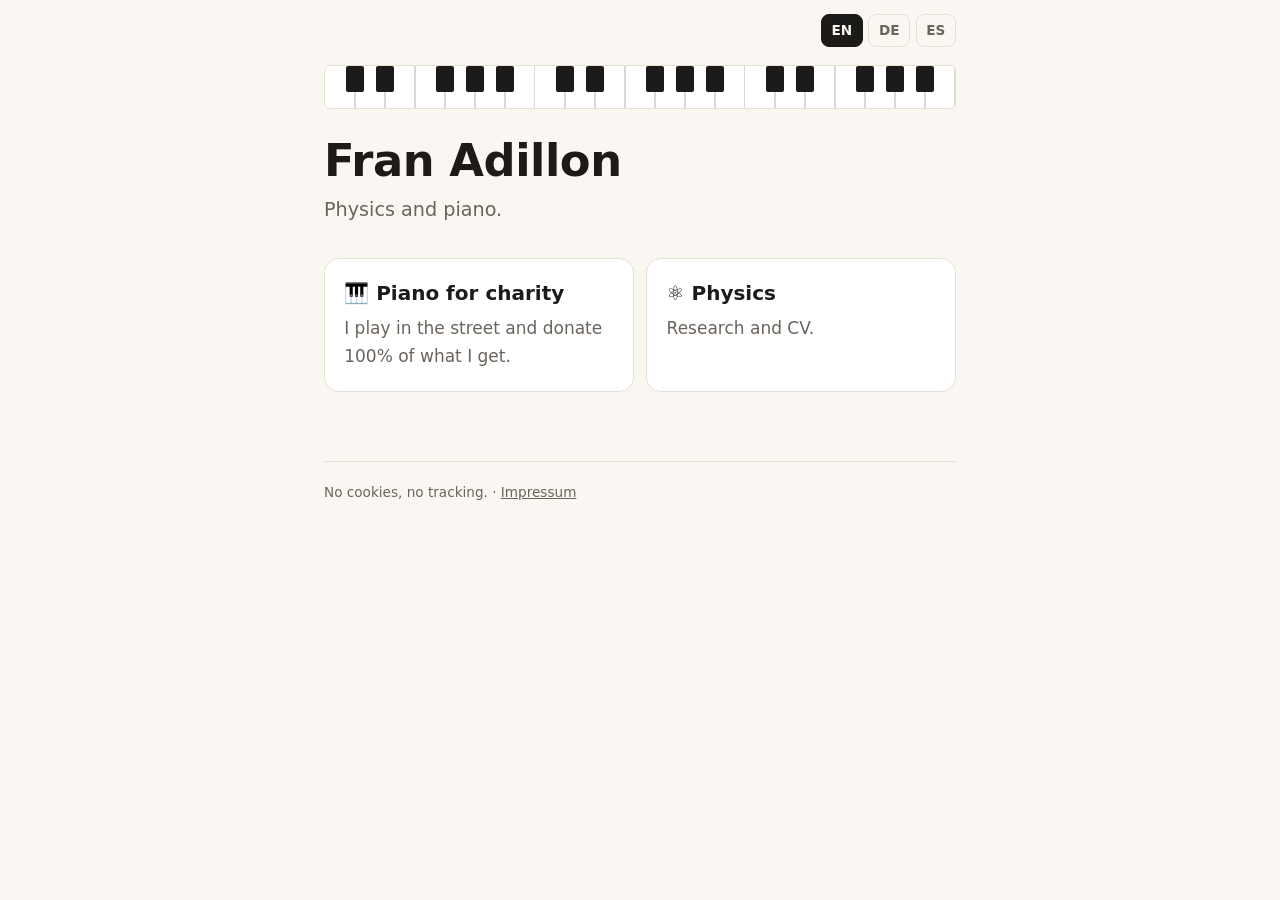
<file: index.html>
<!DOCTYPE html>
<html lang="en" data-lang="en">
<head>
<meta charset="utf-8">
<meta name="viewport" content="width=device-width, initial-scale=1">
<title>Fran Adillon</title>
<meta name="description" content="Fran Adillon: physics and piano.">
<link rel="icon" href="data:image/svg+xml,%3Csvg xmlns='http://www.w3.org/2000/svg' viewBox='0 0 100 100'%3E%3Ctext y='.9em' font-size='90'%3E🎹%3C/text%3E%3C/svg%3E">
<link rel="stylesheet" href="assets/style.css">
<script src="assets/lang.js"></script>
</head>
<body>
<div class="wrap">

  <div class="top">
    <span></span>
    <div class="lang" role="group" aria-label="Language">
      <button data-set-lang="en" aria-pressed="true">EN</button>
      <button data-set-lang="de" aria-pressed="false">DE</button>
      <button data-set-lang="es" aria-pressed="false">ES</button>
    </div>
  </div>

  <div class="keys" aria-hidden="true"></div>

  <h1>Fran Adillon</h1>
  <p class="lead">
    <span data-l="en">Physics and piano.</span>
    <span data-l="de">Physik und Klavier.</span>
    <span data-l="es">Física y piano.</span>
  </p>

  <div class="grid2">
    <a class="card door" href="piano/">
      <h3>🎹
        <span data-l="en">Piano for charity</span>
        <span data-l="de">Klavier für den guten Zweck</span>
        <span data-l="es">Piano por una buena causa</span>
      </h3>
      <p>
        <span data-l="en">I play in the street and donate 100% of what I get.</span>
        <span data-l="de">Ich spiele auf der Straße und spende 100 % der Einnahmen.</span>
        <span data-l="es">Toco en la calle y dono el 100 % de lo que recaudo.</span>
      </p>
    </a>
    <a class="card door" href="physics/">
      <h3>⚛️
        <span data-l="en">Physics</span>
        <span data-l="de">Physik</span>
        <span data-l="es">Física</span>
      </h3>
      <p>
        <span data-l="en">Research and CV.</span>
        <span data-l="de">Forschung und Lebenslauf.</span>
        <span data-l="es">Investigación y CV.</span>
      </p>
    </a>
  </div>

  <footer>
    <span data-l="en">No cookies, no tracking.</span>
    <span data-l="de">Keine Cookies, kein Tracking.</span>
    <span data-l="es">Sin cookies, sin rastreo.</span>
    · <a href="impressum/">Impressum</a>
  </footer>

</div>
</body>
</html>
</file>
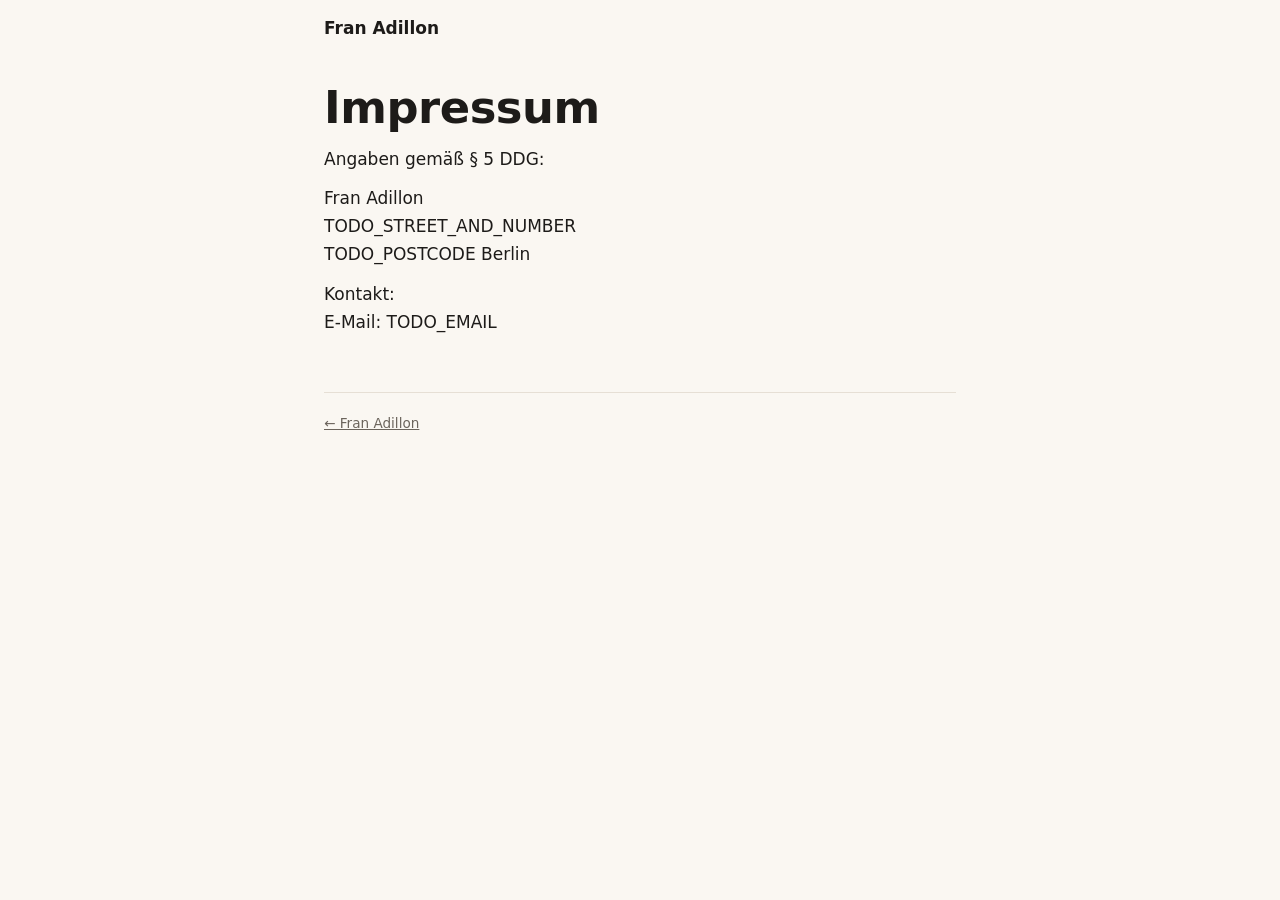
<file: impressum/index.html>
<!DOCTYPE html>
<html lang="de">
<head>
<meta charset="utf-8">
<meta name="viewport" content="width=device-width, initial-scale=1">
<title>Impressum · Fran Adillon</title>
<link rel="stylesheet" href="../assets/style.css">
</head>
<body>
<div class="wrap">
  <div class="top"><a class="home" href="../">Fran Adillon</a><span></span></div>

  <h1>Impressum</h1>

  <!-- TODO: Fill this in before going live. Websites that go beyond purely private use in Germany
       usually need a name and a contact address you can be reached at. I'm not a lawyer:
       check what applies to you (for example with the Verbraucherzentrale, or a lawyer). -->
  <p>Angaben gemäß § 5 DDG:</p>
  <p>
    Fran Adillon<br>
    TODO_STREET_AND_NUMBER<br>
    TODO_POSTCODE Berlin
  </p>
  <p>
    Kontakt:<br>
    E-Mail: TODO_EMAIL
  </p>

  <footer><a href="../">← Fran Adillon</a></footer>
</div>
</body>
</html>
</file>
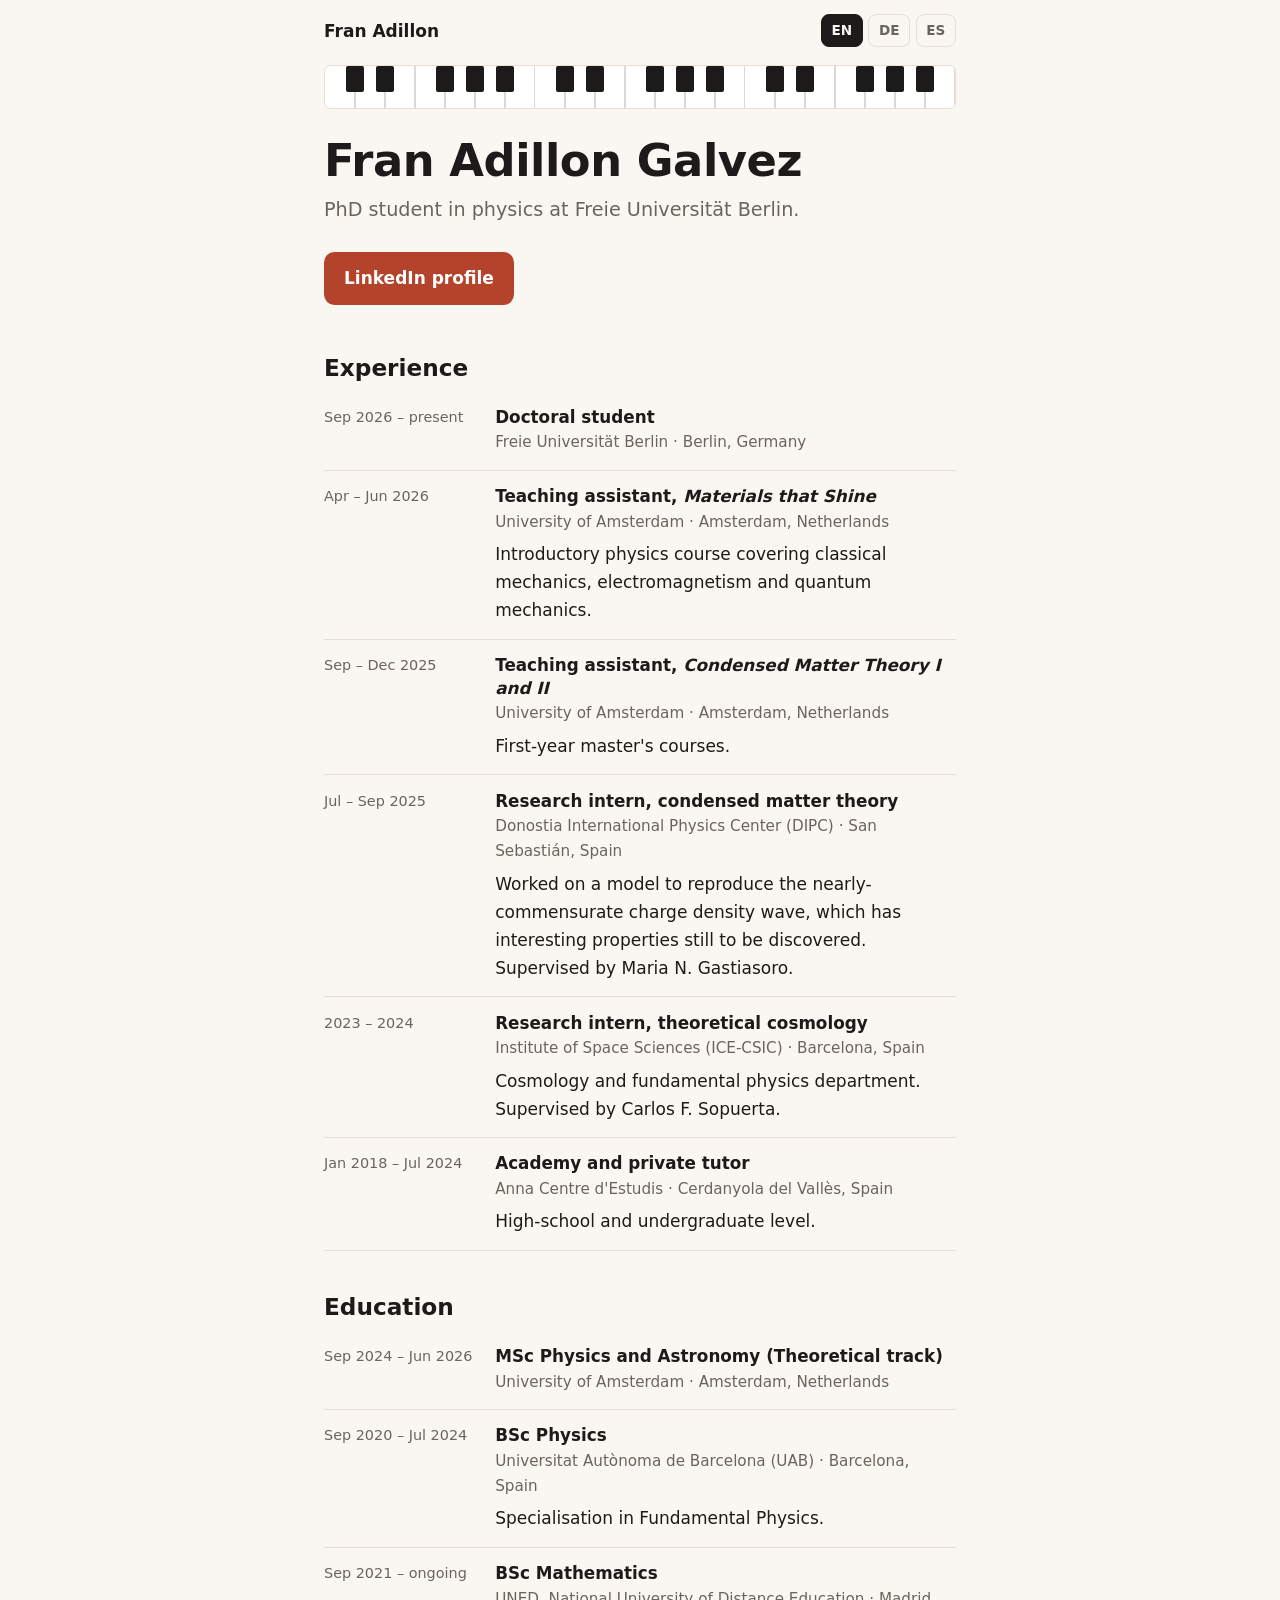
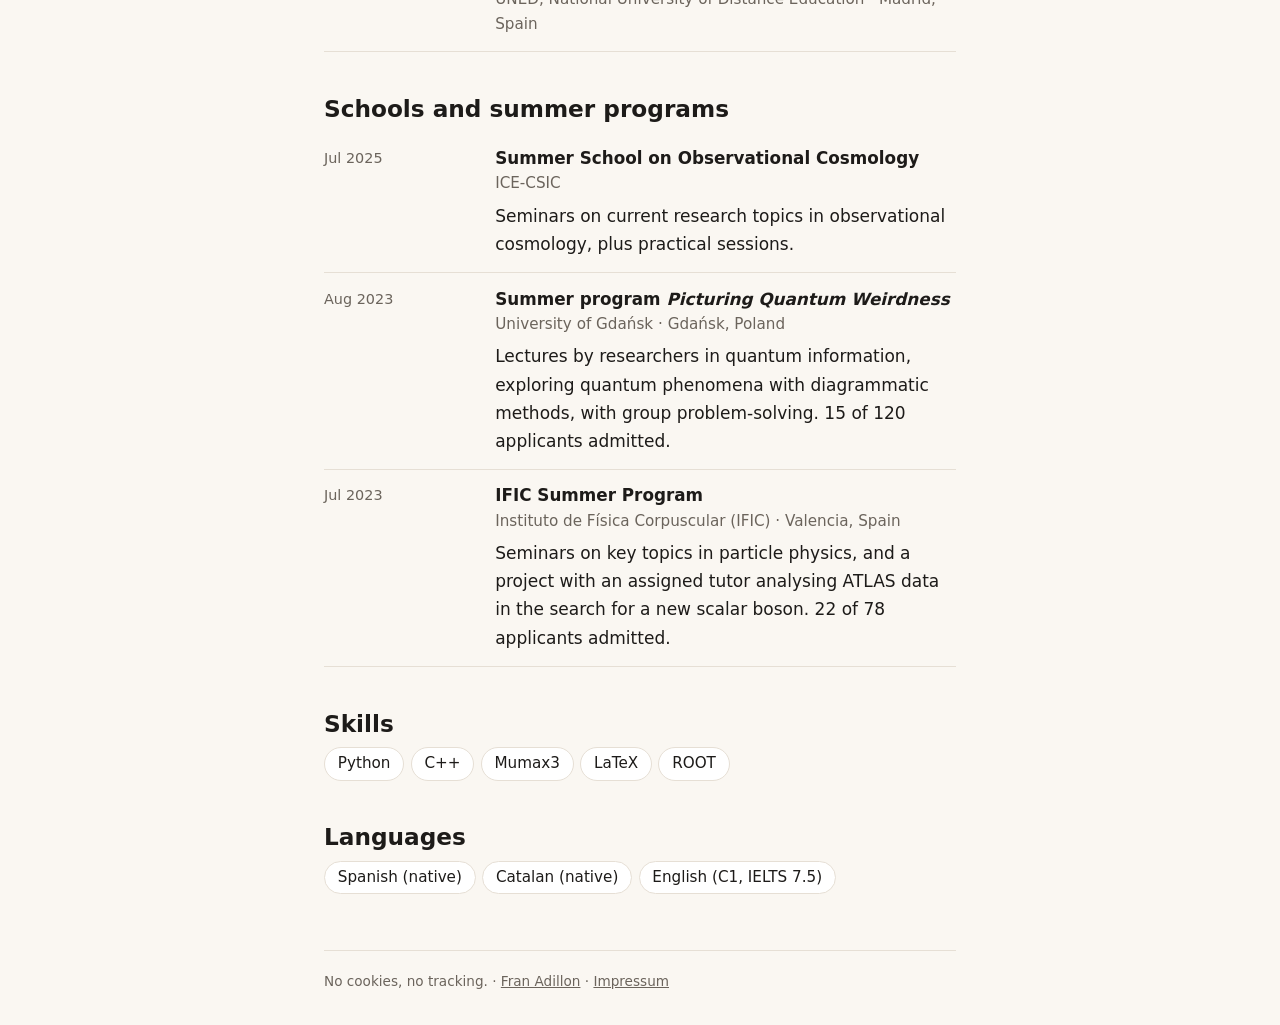
<file: physics/index.html>
<!DOCTYPE html>
<html lang="en" data-lang="en">
<head>
<meta charset="utf-8">
<meta name="viewport" content="width=device-width, initial-scale=1">
<title>Physics · Fran Adillon</title>
<meta name="description" content="Fran Adillon Galvez: PhD student in physics at Freie Universität Berlin. Education, experience and schools.">
<link rel="icon" href="data:image/svg+xml,%3Csvg xmlns='http://www.w3.org/2000/svg' viewBox='0 0 100 100'%3E%3Ctext y='.9em' font-size='90'%3E🎹%3C/text%3E%3C/svg%3E">
<link rel="stylesheet" href="../assets/style.css">
<style>
  .entry{ display:grid; grid-template-columns:1fr; gap:.1rem; padding:.9rem 0; border-bottom:1px solid var(--line); }
  .entry:last-child{ border-bottom:0; }
  .entry .when{ color:var(--muted); font-size:.9rem; }
  .entry h3{ margin:0; font-size:1.05rem; line-height:1.35; }
  .entry .where{ margin:.1rem 0 0; color:var(--muted); font-size:.95rem; }
  .entry p{ margin:.35rem 0 0; }
  @media (min-width:36rem){
    .entry{ grid-template-columns:9.5rem 1fr; gap:1.2rem; }
  }
  .chips{ display:flex; flex-wrap:wrap; gap:.4rem; margin:.5rem 0; padding:0; list-style:none; }
  .chips li{ border:1px solid var(--line); background:var(--card); border-radius:2rem; padding:.2rem .8rem; font-size:.95rem; }
</style>
<script src="../assets/lang.js"></script>
</head>
<body>
<div class="wrap">

  <div class="top">
    <a class="home" href="../">Fran Adillon</a>
    <div class="lang" role="group" aria-label="Language">
      <button data-set-lang="en" aria-pressed="true">EN</button>
      <button data-set-lang="de" aria-pressed="false">DE</button>
      <button data-set-lang="es" aria-pressed="false">ES</button>
    </div>
  </div>

  <div class="keys" aria-hidden="true"></div>

  <!-- ===================== INTRO ===================== -->
  <h1>Fran Adillon Galvez</h1>
  <p class="lead">
    <span data-l="en">PhD student in physics at Freie Universität Berlin.</span>
    <span data-l="de">Doktorand der Physik an der Freien Universität Berlin.</span>
    <span data-l="es">Doctorando en física en la Freie Universität Berlin.</span>
  </p>

  <!-- OPTIONAL: add 2-3 sentences about your research here, for example:
  <p>I work on ...</p>
  -->

  <p>
    <a class="btn" href="https://www.linkedin.com/in/fran-adillon-galvez-1a040a267/" rel="noopener">
      <span data-l="en">LinkedIn profile</span>
      <span data-l="de">LinkedIn-Profil</span>
      <span data-l="es">Perfil de LinkedIn</span>
    </a>
  </p>

  <!-- ===================== EXPERIENCE ===================== -->
  <h2>
    <span data-l="en">Experience</span>
    <span data-l="de">Erfahrung</span>
    <span data-l="es">Experiencia</span>
  </h2>

  <div class="entry">
    <div class="when">Sep 2026 – present</div>
    <div>
      <h3>Doctoral student</h3>
      <p class="where">Freie Universität Berlin · Berlin, Germany</p>
    </div>
  </div>

  <div class="entry">
    <div class="when">Apr – Jun 2026</div>
    <div>
      <h3>Teaching assistant, <i>Materials that Shine</i></h3>
      <p class="where">University of Amsterdam · Amsterdam, Netherlands</p>
      <p>Introductory physics course covering classical mechanics, electromagnetism and quantum mechanics.</p>
    </div>
  </div>

  <div class="entry">
    <div class="when">Sep – Dec 2025</div>
    <div>
      <h3>Teaching assistant, <i>Condensed Matter Theory I and II</i></h3>
      <p class="where">University of Amsterdam · Amsterdam, Netherlands</p>
      <p>First-year master's courses.</p>
    </div>
  </div>

  <div class="entry">
    <div class="when">Jul – Sep 2025</div>
    <div>
      <h3>Research intern, condensed matter theory</h3>
      <p class="where">Donostia International Physics Center (DIPC) · San Sebastián, Spain</p>
      <p>Worked on a model to reproduce the nearly-commensurate charge density wave, which has interesting properties still to be discovered. Supervised by Maria N. Gastiasoro.</p>
    </div>
  </div>

  <div class="entry">
    <div class="when">2023 – 2024</div>
    <div>
      <h3>Research intern, theoretical cosmology</h3>
      <p class="where">Institute of Space Sciences (ICE-CSIC) · Barcelona, Spain</p>
      <p>Cosmology and fundamental physics department. Supervised by Carlos F. Sopuerta.</p>
    </div>
  </div>

  <div class="entry">
    <div class="when">Jan 2018 – Jul 2024</div>
    <div>
      <h3>Academy and private tutor</h3>
      <p class="where">Anna Centre d'Estudis · Cerdanyola del Vallès, Spain</p>
      <p>High-school and undergraduate level.</p>
    </div>
  </div>

  <!-- ===================== EDUCATION ===================== -->
  <h2>
    <span data-l="en">Education</span>
    <span data-l="de">Ausbildung</span>
    <span data-l="es">Formación</span>
  </h2>

  <div class="entry">
    <div class="when">Sep 2024 – Jun 2026</div>
    <div>
      <h3>MSc Physics and Astronomy (Theoretical track)</h3>
      <p class="where">University of Amsterdam · Amsterdam, Netherlands</p>
    </div>
  </div>

  <div class="entry">
    <div class="when">Sep 2020 – Jul 2024</div>
    <div>
      <h3>BSc Physics</h3>
      <p class="where">Universitat Autònoma de Barcelona (UAB) · Barcelona, Spain</p>
      <p>Specialisation in Fundamental Physics.</p>
    </div>
  </div>

  <div class="entry">
    <div class="when">Sep 2021 – ongoing</div>
    <div>
      <h3>BSc Mathematics</h3>
      <p class="where">UNED, National University of Distance Education · Madrid, Spain</p>
    </div>
  </div>

  <!-- ===================== SCHOOLS ===================== -->
  <h2>
    <span data-l="en">Schools and summer programs</span>
    <span data-l="de">Schulen und Sommerprogramme</span>
    <span data-l="es">Escuelas y programas de verano</span>
  </h2>

  <div class="entry">
    <div class="when">Jul 2025</div>
    <div>
      <h3>Summer School on Observational Cosmology</h3>
      <p class="where">ICE-CSIC</p>
      <p>Seminars on current research topics in observational cosmology, plus practical sessions.</p>
    </div>
  </div>

  <div class="entry">
    <div class="when">Aug 2023</div>
    <div>
      <h3>Summer program <i>Picturing Quantum Weirdness</i></h3>
      <p class="where">University of Gdańsk · Gdańsk, Poland</p>
      <p>Lectures by researchers in quantum information, exploring quantum phenomena with diagrammatic methods, with group problem-solving. 15 of 120 applicants admitted.</p>
    </div>
  </div>

  <div class="entry">
    <div class="when">Jul 2023</div>
    <div>
      <h3>IFIC Summer Program</h3>
      <p class="where">Instituto de Física Corpuscular (IFIC) · Valencia, Spain</p>
      <p>Seminars on key topics in particle physics, and a project with an assigned tutor analysing ATLAS data in the search for a new scalar boson. 22 of 78 applicants admitted.</p>
    </div>
  </div>

  <!-- OPTIONAL: uncomment and fill in when you have entries.

  <h2>
    <span data-l="en">Talks and posters</span>
    <span data-l="de">Vorträge und Poster</span>
    <span data-l="es">Charlas y pósteres</span>
  </h2>
  <div class="entry">
    <div class="when">Month Year</div>
    <div>
      <h3>Title of the talk or poster</h3>
      <p class="where">Event · Place</p>
    </div>
  </div>

  <h2>
    <span data-l="en">Conferences attended</span>
    <span data-l="de">Besuchte Konferenzen</span>
    <span data-l="es">Congresos a los que he asistido</span>
  </h2>
  <div class="entry">
    <div class="when">Month Year</div>
    <div>
      <h3>Name of the conference</h3>
      <p class="where">Place</p>
    </div>
  </div>
  -->

  <!-- ===================== SKILLS ===================== -->
  <h2>
    <span data-l="en">Skills</span>
    <span data-l="de">Fähigkeiten</span>
    <span data-l="es">Habilidades</span>
  </h2>
  <ul class="chips">
    <li>Python</li><li>C++</li><li>Mumax3</li><li>LaTeX</li><li>ROOT</li>
  </ul>

  <h2>
    <span data-l="en">Languages</span>
    <span data-l="de">Sprachen</span>
    <span data-l="es">Idiomas</span>
  </h2>
  <ul class="chips">
    <li>
      <span data-l="en">Spanish (native)</span>
      <span data-l="de">Spanisch (Muttersprache)</span>
      <span data-l="es">Español (nativo)</span>
    </li>
    <li>
      <span data-l="en">Catalan (native)</span>
      <span data-l="de">Katalanisch (Muttersprache)</span>
      <span data-l="es">Catalán (nativo)</span>
    </li>
    <li>
      <span data-l="en">English (C1, IELTS 7.5)</span>
      <span data-l="de">Englisch (C1, IELTS 7,5)</span>
      <span data-l="es">Inglés (C1, IELTS 7,5)</span>
    </li>
  </ul>

  <footer>
    <span data-l="en">No cookies, no tracking.</span>
    <span data-l="de">Keine Cookies, kein Tracking.</span>
    <span data-l="es">Sin cookies, sin rastreo.</span>
    · <a href="../">Fran Adillon</a> · <a href="../impressum/">Impressum</a>
  </footer>

</div>
</body>
</html>
</file>
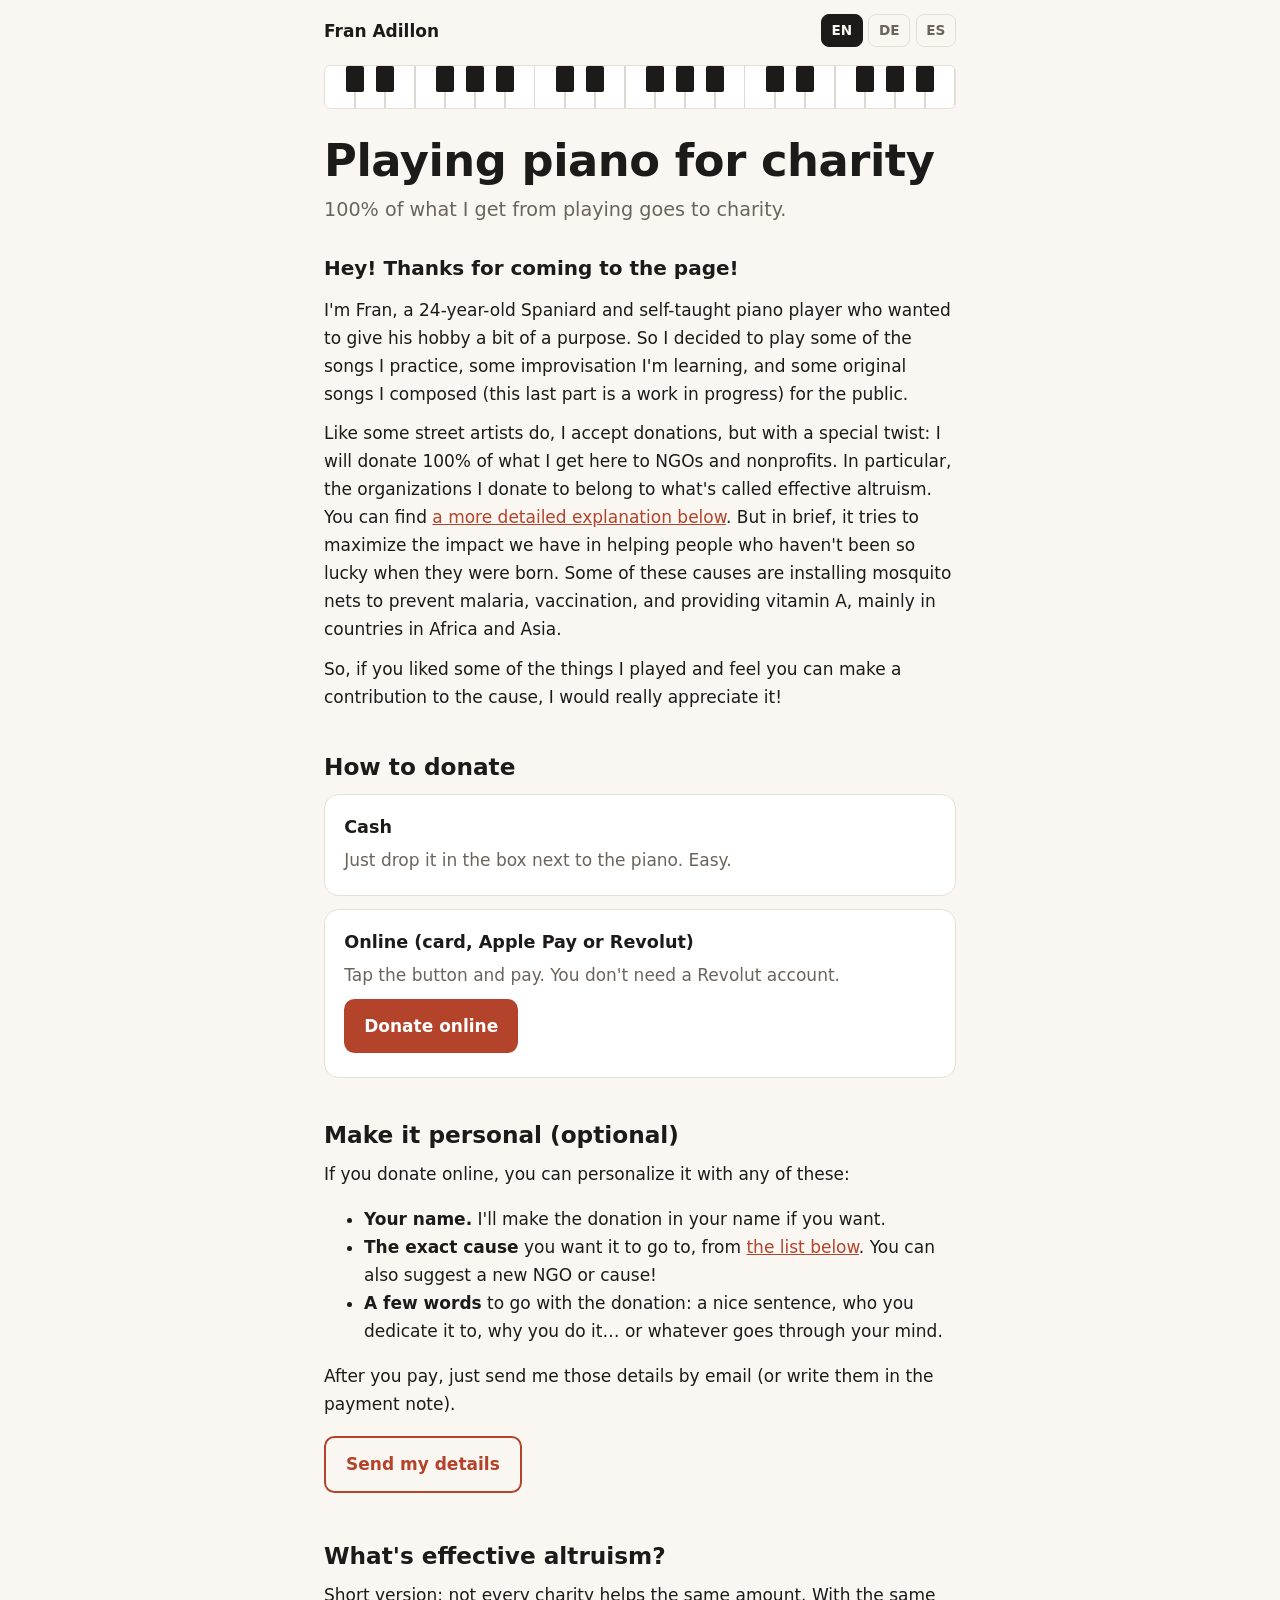
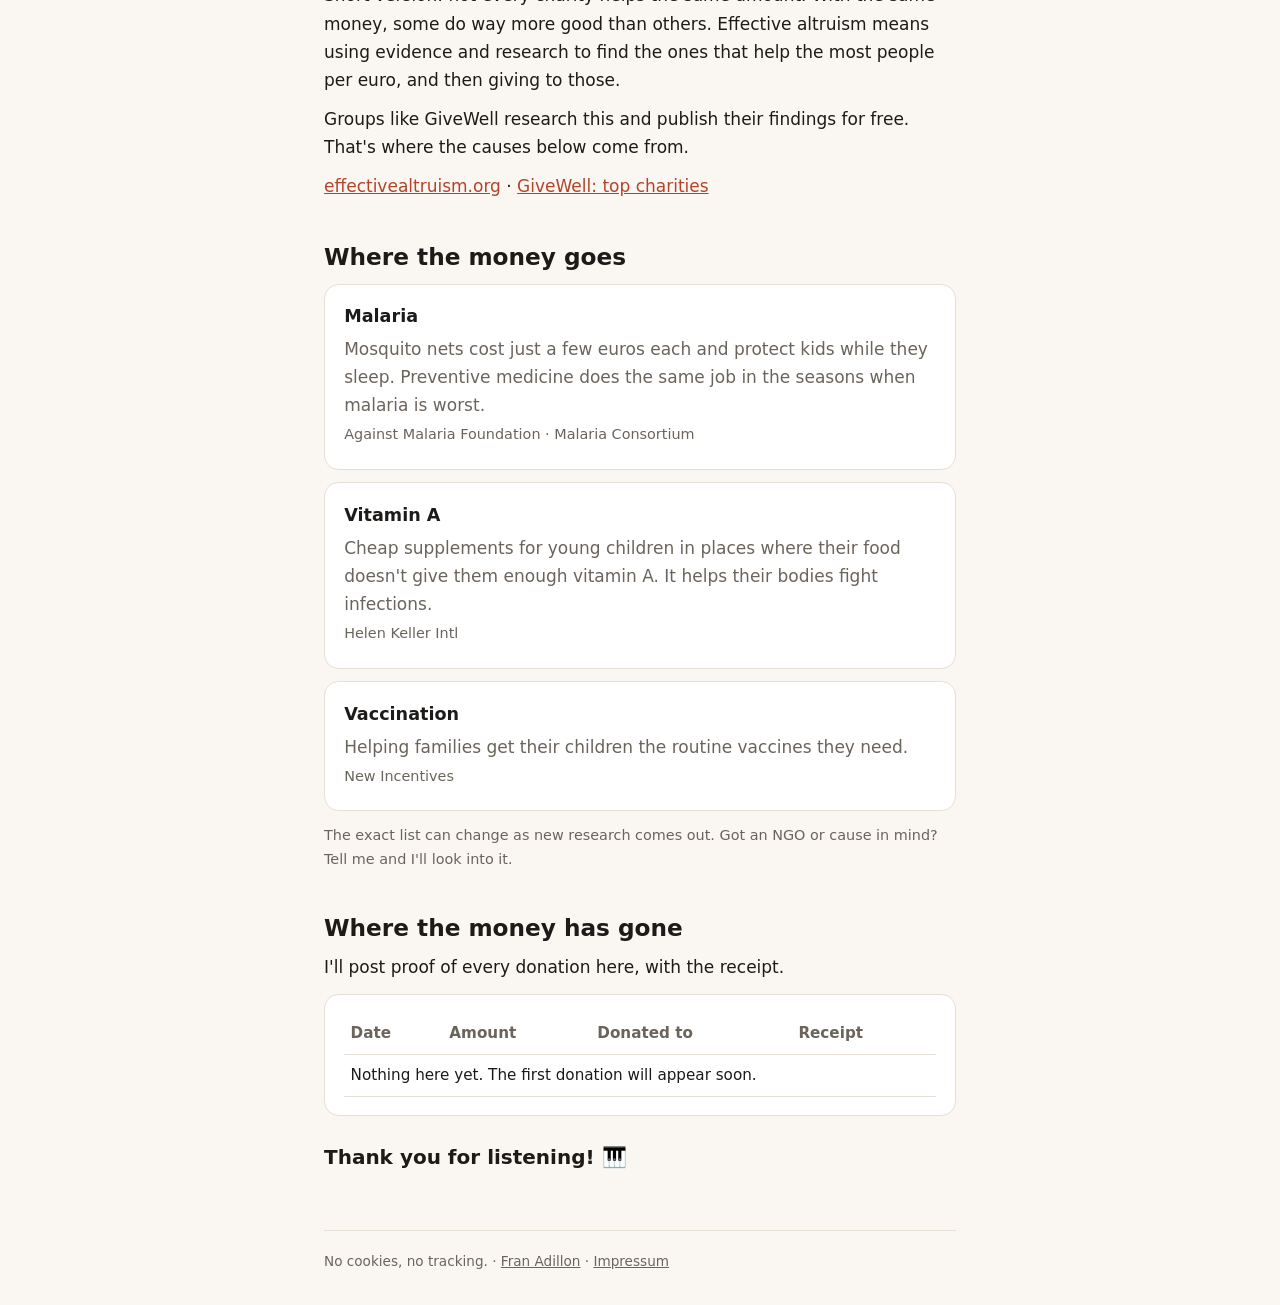
<file: piano/index.html>
<!DOCTYPE html>
<html lang="en" data-lang="en">
<head>
<meta charset="utf-8">
<meta name="viewport" content="width=device-width, initial-scale=1">
<title>Piano for charity · Fran Adillon</title>
<meta name="description" content="I play piano in the street and donate 100% of what I get to effective charities (malaria, vitamin A, vaccination).">
<link rel="icon" href="data:image/svg+xml,%3Csvg xmlns='http://www.w3.org/2000/svg' viewBox='0 0 100 100'%3E%3Ctext y='.9em' font-size='90'%3E🎹%3C/text%3E%3C/svg%3E">
<link rel="stylesheet" href="../assets/style.css">
<script src="../assets/lang.js"></script>
</head>
<body>
<div class="wrap">

  <div class="top">
    <a class="home" href="../">Fran Adillon</a>
    <div class="lang" role="group" aria-label="Language">
      <button data-set-lang="en" aria-pressed="true">EN</button>
      <button data-set-lang="de" aria-pressed="false">DE</button>
      <button data-set-lang="es" aria-pressed="false">ES</button>
    </div>
  </div>

  <div class="keys" aria-hidden="true"></div>

  <!-- ===================== HERO ===================== -->
  <h1>
    <span data-l="en">Playing piano for charity</span>
    <span data-l="de">Klavier spielen für den guten Zweck</span>
    <span data-l="es">Tocando el piano por una buena causa</span>
  </h1>
  <p class="lead">
    <span data-l="en">100% of what I get from playing goes to charity.</span>
    <span data-l="de">Alles, was ich durchs Spielen einnehme, spende ich. Zu 100 %.</span>
    <span data-l="es">El 100 % de lo que consiga tocando va a la caridad.</span>
  </p>

  <!-- ===================== INTRO (Fran's own words, grammar-checked only) ===================== -->
  <p class="hello">
    <span data-l="en">Hey! Thanks for coming to the page!</span>
    <span data-l="de">Hey! Schön, dass du auf meiner Seite vorbeischaust!</span>
    <span data-l="es">¡Hola! ¡Gracias por pasarte por la página!</span>
  </p>

  <p>
    <span data-l="en">I'm Fran, a 24-year-old Spaniard and self-taught piano player who wanted to give his hobby a bit of a purpose. So I decided to play some of the songs I practice, some improvisation I'm learning, and some original songs I composed (this last part is a work in progress) for the public.</span>
    <span data-l="de">Ich bin Fran, 24 Jahre alt, Spanier und Klavierspieler – ich habe es mir selbst beigebracht. Ich wollte meinem Hobby einen kleinen Sinn geben. Deshalb spiele ich öffentlich einige der Stücke, die ich übe, etwas Improvisation, die ich gerade lerne, und ein paar eigene Stücke, die ich komponiert habe (das ist noch in Arbeit).</span>
    <span data-l="es">Soy Fran, un español de 24 años y pianista autodidacta que quería darle un poco de propósito a su afición. Así que decidí tocar para el público algunas de las canciones que practico, algo de improvisación que estoy aprendiendo y algunas canciones originales que he compuesto (esto último todavía está en proceso).</span>
  </p>

  <p>
    <span data-l="en">Like some street artists do, I accept donations, but with a special twist: I will donate 100% of what I get here to NGOs and nonprofits. In particular, the organizations I donate to belong to what's called effective altruism. You can find <a href="#ea">a more detailed explanation below</a>. But in brief, it tries to maximize the impact we have in helping people who haven't been so lucky when they were born. Some of these causes are installing mosquito nets to prevent malaria, vaccination, and providing vitamin A, mainly in countries in Africa and Asia.</span>
    <span data-l="de">Wie manche Straßenmusiker nehme ich Spenden an – aber mit einer Besonderheit: Ich spende 100 % von dem, was ich hier einnehme, an gemeinnützige Organisationen. Diese Organisationen gehören zum sogenannten Effektiven Altruismus. <a href="#ea">Eine genauere Erklärung findest du weiter unten.</a> Kurz gesagt: Es geht darum, möglichst viel Gutes für Menschen zu bewirken, die bei ihrer Geburt weniger Glück hatten. Dazu gehören zum Beispiel Moskitonetze gegen Malaria, Impfungen und Vitamin A – vor allem in Ländern in Afrika und Asien.</span>
    <span data-l="es">Como hacen algunos artistas callejeros, acepto donaciones, pero con un toque especial: voy a donar el 100 % de lo que consiga aquí a ONG y organizaciones sin ánimo de lucro. En concreto, las organizaciones a las que dono pertenecen a lo que se llama altruismo eficaz. <a href="#ea">Más abajo tienes una explicación más detallada.</a> Pero, en resumen, intenta maximizar el impacto que tenemos al ayudar a personas que no han tenido tanta suerte al nacer. Algunas de estas causas son instalar mosquiteras para prevenir la malaria, la vacunación y aportar vitamina A, sobre todo en países de África y Asia.</span>
  </p>

  <p>
    <span data-l="en">So, if you liked some of the things I played and feel you can make a contribution to the cause, I would really appreciate it!</span>
    <span data-l="de">Wenn dir etwas von dem gefallen hat, was ich gespielt habe, und du etwas zur Sache beitragen möchtest, freue ich mich sehr darüber!</span>
    <span data-l="es">Así que, si te ha gustado algo de lo que he tocado y sientes que puedes contribuir a la causa, ¡te lo agradecería mucho!</span>
  </p>

  <!-- ===================== HOW TO DONATE ===================== -->
  <h2 id="donate">
    <span data-l="en">How to donate</span>
    <span data-l="de">So kannst du spenden</span>
    <span data-l="es">Cómo donar</span>
  </h2>

  <div class="card">
    <h3>
      <span data-l="en">Cash</span>
      <span data-l="de">Bargeld</span>
      <span data-l="es">Efectivo</span>
    </h3>
    <p>
      <span data-l="en">Just drop it in the box next to the piano. Easy.</span>
      <span data-l="de">Einfach in die Box neben dem Klavier legen. Ganz einfach.</span>
      <span data-l="es">Échalo en la caja que hay junto al piano. Fácil.</span>
    </p>
  </div>

  <div class="card">
    <h3>
      <span data-l="en">Online (card, Apple Pay or Revolut)</span>
      <span data-l="de">Online (Karte, Apple Pay oder Revolut)</span>
      <span data-l="es">Online (tarjeta, Apple Pay o Revolut)</span>
    </h3>
    <p>
      <span data-l="en">Tap the button and pay. You don't need a Revolut account.</span>
      <span data-l="de">Auf den Button tippen und bezahlen. Du brauchst kein Revolut-Konto.</span>
      <span data-l="es">Pulsa el botón y paga. No necesitas una cuenta de Revolut.</span>
    </p>
    <!-- TODO: replace TODO_REVOLUT_LINK with your Revolut payment link (see README) -->
    <a class="btn" href="TODO_REVOLUT_LINK" rel="noopener">
      <span data-l="en">Donate online</span>
      <span data-l="de">Online spenden</span>
      <span data-l="es">Donar online</span>
    </a>
  </div>

  <!-- OPTIONAL: bank transfer / Wero. Remove the comment markers once you have filled in your details.
  <div class="card">
    <h3>
      <span data-l="en">Bank transfer or Wero</span>
      <span data-l="de">Überweisung oder Wero</span>
      <span data-l="es">Transferencia o Wero</span>
    </h3>
    <p>IBAN: TODO_IBAN<br>
       Name: Fran Adillon<br>
       Wero: TODO_PHONE_NUMBER</p>
  </div>
  -->

  <h2>
    <span data-l="en">Make it personal (optional)</span>
    <span data-l="de">Mach es persönlich (optional)</span>
    <span data-l="es">Hazlo personal (opcional)</span>
  </h2>
  <p>
    <span data-l="en">If you donate online, you can personalize it with any of these:</span>
    <span data-l="de">Wenn du online spendest, kannst du das hier dazu angeben:</span>
    <span data-l="es">Si donas online, puedes personalizarlo con lo siguiente:</span>
  </p>
  <ul>
    <li>
      <span data-l="en"><b>Your name.</b> I'll make the donation in your name if you want.</span>
      <span data-l="de"><b>Dein Name.</b> Auf Wunsch spende ich in deinem Namen.</span>
      <span data-l="es"><b>Tu nombre.</b> Si quieres, haré la donación a tu nombre.</span>
    </li>
    <li>
      <span data-l="en"><b>The exact cause</b> you want it to go to, from <a href="#causes">the list below</a>. You can also suggest a new NGO or cause!</span>
      <span data-l="de"><b>Der genaue Zweck</b>, für den das Geld sein soll – aus <a href="#causes">der Liste unten</a>. Du kannst auch eine neue Organisation oder einen neuen Zweck vorschlagen!</span>
      <span data-l="es"><b>La causa exacta</b> a la que quieres que vaya, de <a href="#causes">la lista de más abajo</a>. ¡También puedes sugerir una nueva ONG o causa!</span>
    </li>
    <li>
      <span data-l="en"><b>A few words</b> to go with the donation: a nice sentence, who you dedicate it to, why you do it… or whatever goes through your mind.</span>
      <span data-l="de"><b>Ein paar Worte</b> zur Spende: ein schöner Satz, wem du sie widmest, warum du sie machst … oder was dir gerade durch den Kopf geht.</span>
      <span data-l="es"><b>Unas palabras</b> para acompañar la donación: una frase bonita, a quién se la dedicas, por qué lo haces… o lo que se te pase por la cabeza.</span>
    </li>
  </ul>
  <p>
    <span data-l="en">After you pay, just send me those details by email (or write them in the payment note).</span>
    <span data-l="de">Nach dem Bezahlen schickst du mir diese Angaben einfach per E-Mail (oder schreibst sie in die Zahlungsnotiz).</span>
    <span data-l="es">Después de pagar, envíame esos datos por email (o escríbelos en la nota del pago).</span>
  </p>
  <!-- TODO: replace TODO_EMAIL with the email address you want to show publicly -->
  <p>
    <a class="btn ghost" data-l="en" href="mailto:TODO_EMAIL?subject=My%20donation&amp;body=My%20name:%0ACause:%0AMessage:">Send my details</a>
    <a class="btn ghost" data-l="de" href="mailto:TODO_EMAIL?subject=Meine%20Spende&amp;body=Mein%20Name:%0AZweck:%0ANachricht:">Meine Angaben senden</a>
    <a class="btn ghost" data-l="es" href="mailto:TODO_EMAIL?subject=Mi%20donaci%C3%B3n&amp;body=Mi%20nombre:%0ACausa:%0AMensaje:">Enviar mis datos</a>
  </p>

  <!-- ===================== EFFECTIVE ALTRUISM ===================== -->
  <h2 id="ea">
    <span data-l="en">What's effective altruism?</span>
    <span data-l="de">Was ist Effektiver Altruismus?</span>
    <span data-l="es">¿Qué es el altruismo eficaz?</span>
  </h2>
  <p>
    <span data-l="en">Short version: not every charity helps the same amount. With the same money, some do way more good than others. Effective altruism means using evidence and research to find the ones that help the most people per euro, and then giving to those.</span>
    <span data-l="de">Kurz gesagt: Nicht jede Hilfsorganisation hilft gleich viel. Mit demselben Geld bewirken manche viel mehr als andere. Effektiver Altruismus heißt, mit Daten und Forschung die Organisationen zu finden, die pro Euro den meisten Menschen helfen – und dann an diese zu spenden.</span>
    <span data-l="es">En resumen: no todas las organizaciones ayudan lo mismo. Con el mismo dinero, unas hacen mucho más bien que otras. El altruismo eficaz consiste en usar datos e investigación para encontrar las que ayudan a más personas por cada euro, y donar a esas.</span>
  </p>
  <p>
    <span data-l="en">Groups like GiveWell research this and publish their findings for free. That's where the causes below come from.</span>
    <span data-l="de">Gruppen wie GiveWell untersuchen das und veröffentlichen ihre Ergebnisse kostenlos. Daher stammen die Zwecke unten.</span>
    <span data-l="es">Grupos como GiveWell investigan esto y publican sus resultados gratis. De ahí vienen las causas de abajo.</span>
  </p>
  <p>
    <a href="https://www.effectivealtruism.org/" rel="noopener">effectivealtruism.org</a> ·
    <a href="https://www.givewell.org/charities/top-charities" rel="noopener">GiveWell: top charities</a>
  </p>

  <!-- ===================== CAUSES ===================== -->
  <h2 id="causes">
    <span data-l="en">Where the money goes</span>
    <span data-l="de">Wohin das Geld geht</span>
    <span data-l="es">A dónde va el dinero</span>
  </h2>

  <div class="card">
    <h3>
      <span data-l="en">Malaria</span>
      <span data-l="de">Malaria</span>
      <span data-l="es">Malaria</span>
    </h3>
    <p>
      <span data-l="en">Mosquito nets cost just a few euros each and protect kids while they sleep. Preventive medicine does the same job in the seasons when malaria is worst.</span>
      <span data-l="de">Ein Moskitonetz kostet nur ein paar Euro und schützt Kinder im Schlaf. Vorbeugende Medikamente erfüllen denselben Zweck in den Monaten, in denen Malaria am schlimmsten ist.</span>
      <span data-l="es">Una mosquitera cuesta solo unos pocos euros y protege a los niños mientras duermen. Los medicamentos preventivos hacen el mismo trabajo en las épocas en que la malaria es peor.</span>
    </p>
    <p class="orgs">Against Malaria Foundation · Malaria Consortium</p>
  </div>

  <div class="card">
    <h3>
      <span data-l="en">Vitamin A</span>
      <span data-l="de">Vitamin A</span>
      <span data-l="es">Vitamina A</span>
    </h3>
    <p>
      <span data-l="en">Cheap supplements for young children in places where their food doesn't give them enough vitamin A. It helps their bodies fight infections.</span>
      <span data-l="de">Günstige Nahrungsergänzung für kleine Kinder dort, wo ihre Nahrung nicht genug Vitamin A enthält. Das hilft ihrem Körper, Infektionen abzuwehren.</span>
      <span data-l="es">Suplementos baratos para niños pequeños en lugares donde su comida no les da suficiente vitamina A. Ayuda a su cuerpo a combatir las infecciones.</span>
    </p>
    <p class="orgs">Helen Keller Intl</p>
  </div>

  <div class="card">
    <h3>
      <span data-l="en">Vaccination</span>
      <span data-l="de">Impfungen</span>
      <span data-l="es">Vacunación</span>
    </h3>
    <p>
      <span data-l="en">Helping families get their children the routine vaccines they need.</span>
      <span data-l="de">Familien dabei helfen, dass ihre Kinder die wichtigen Routineimpfungen bekommen.</span>
      <span data-l="es">Ayudar a que las familias consigan para sus hijos las vacunas rutinarias que necesitan.</span>
    </p>
    <p class="orgs">New Incentives</p>
  </div>

  <p class="small">
    <span data-l="en">The exact list can change as new research comes out. Got an NGO or cause in mind? Tell me and I'll look into it.</span>
    <span data-l="de">Die genaue Liste kann sich ändern, wenn neue Forschung erscheint. Du hast eine Organisation oder einen Zweck im Kopf? Sag es mir, dann schaue ich es mir an.</span>
    <span data-l="es">La lista exacta puede cambiar cuando salgan nuevas investigaciones. ¿Tienes en mente alguna ONG o causa? Dímelo y le echaré un vistazo.</span>
  </p>

  <!-- ===================== RECEIPTS ===================== -->
  <h2 id="receipts">
    <span data-l="en">Where the money has gone</span>
    <span data-l="de">Wohin das Geld gegangen ist</span>
    <span data-l="es">A dónde ha ido el dinero</span>
  </h2>
  <p>
    <span data-l="en">I'll post proof of every donation here, with the receipt.</span>
    <span data-l="de">Hier veröffentliche ich jede Spende mit Beleg.</span>
    <span data-l="es">Aquí publicaré cada donación, con su recibo.</span>
  </p>
  <div class="card">
    <table>
      <thead>
        <tr>
          <th><span data-l="en">Date</span><span data-l="de">Datum</span><span data-l="es">Fecha</span></th>
          <th><span data-l="en">Amount</span><span data-l="de">Betrag</span><span data-l="es">Importe</span></th>
          <th><span data-l="en">Donated to</span><span data-l="de">Gespendet an</span><span data-l="es">Donado a</span></th>
          <th><span data-l="en">Receipt</span><span data-l="de">Beleg</span><span data-l="es">Recibo</span></th>
        </tr>
      </thead>
      <tbody>
        <!-- Add one row per donation, for example:
        <tr><td>2026-12-06</td><td>€40</td><td>Against Malaria Foundation</td><td><a href="receipts/2026-12-06.pdf">PDF</a></td></tr>
        -->
        <tr>
          <td colspan="4">
            <span data-l="en">Nothing here yet. The first donation will appear soon.</span>
            <span data-l="de">Noch nichts hier. Die erste Spende erscheint bald.</span>
            <span data-l="es">Todavía no hay nada. La primera donación aparecerá pronto.</span>
          </td>
        </tr>
      </tbody>
    </table>
  </div>

  <p class="hello">
    <span data-l="en">Thank you for listening! 🎹</span>
    <span data-l="de">Danke fürs Zuhören! 🎹</span>
    <span data-l="es">¡Gracias por escuchar! 🎹</span>
  </p>

  <footer>
    <span data-l="en">No cookies, no tracking.</span>
    <span data-l="de">Keine Cookies, kein Tracking.</span>
    <span data-l="es">Sin cookies, sin rastreo.</span>
    · <a href="../">Fran Adillon</a> · <a href="../impressum/">Impressum</a>
  </footer>

</div>
</body>
</html>
</file>
<file: assets/style.css>
:root{
  --bg:#faf7f2; --ink:#1d1b19; --muted:#6b645c; --card:#ffffff; --line:#e6dfd5;
  --accent:#b4432b; --accent-ink:#ffffff;
}
@media (prefers-color-scheme: dark){
  :root{ --bg:#171513; --ink:#f1ece4; --muted:#a79f95; --card:#211e1b; --line:#35302b; --accent:#e0694f; --accent-ink:#171513; }
}
*{ box-sizing:border-box; }
html{ -webkit-text-size-adjust:100%; }
body{
  margin:0; background:var(--bg); color:var(--ink);
  font:17px/1.65 system-ui,-apple-system,"Segoe UI",Roboto,"Helvetica Neue",sans-serif;
}
.wrap{ max-width:42rem; margin:0 auto; padding:0 1.25rem; }
a{ color:var(--accent); }

/* language switch: show only the active language */
html[data-lang="en"] [data-l]:not([data-l="en"]),
html[data-lang="de"] [data-l]:not([data-l="de"]),
html[data-lang="es"] [data-l]:not([data-l="es"]){ display:none !important; }

.top{ display:flex; justify-content:space-between; align-items:center; padding:.9rem 0; gap:1rem; }
.top .home{ font-weight:700; text-decoration:none; color:var(--ink); }
.lang{ display:flex; gap:.35rem; }
.lang button{
  font:inherit; font-size:.85rem; font-weight:600; cursor:pointer;
  background:transparent; color:var(--muted);
  border:1px solid var(--line); border-radius:.5rem; padding:.25rem .6rem;
}
.lang button[aria-pressed="true"]{ background:var(--ink); color:var(--bg); border-color:var(--ink); }

/* decorative piano keys */
.keys{
  height:44px; border-radius:.4rem; margin:.25rem 0 0; border:1px solid var(--line);
  background-repeat:repeat-x; background-size:210px 44px;
  background-image:url("data:image/svg+xml,%3Csvg xmlns='http://www.w3.org/2000/svg' width='210' height='44'%3E%3Crect width='210' height='44' fill='%23fff'/%3E%3Cpath d='M30 0V44M60 0V44M90 0V44M120 0V44M150 0V44M180 0V44M210 0V44' stroke='%23b9b2a8' stroke-width='1'/%3E%3Cg fill='%231d1b19'%3E%3Crect x='21' width='18' height='26' rx='2'/%3E%3Crect x='51' width='18' height='26' rx='2'/%3E%3Crect x='111' width='18' height='26' rx='2'/%3E%3Crect x='141' width='18' height='26' rx='2'/%3E%3Crect x='171' width='18' height='26' rx='2'/%3E%3C/g%3E%3C/svg%3E");
}

h1{ font-size:clamp(2rem,6vw,2.8rem); line-height:1.15; margin:1.6rem 0 .5rem; letter-spacing:-.01em; }
h2{ font-size:1.45rem; line-height:1.25; margin:2.6rem 0 .6rem; }
.lead{ font-size:1.2rem; color:var(--muted); margin:0 0 1.2rem; }
p{ margin:.7rem 0; }
.hello{ font-size:1.25rem; font-weight:700; margin-top:1.6rem; }

.card{
  background:var(--card); border:1px solid var(--line); border-radius:.9rem;
  padding:1.1rem 1.2rem; margin:.8rem 0;
}
.card h3{ margin:0 0 .25rem; font-size:1.1rem; }
.card p{ margin:.25rem 0; color:var(--muted); }
.card .orgs{ font-size:.9rem; }

.btn{
  display:inline-block; background:var(--accent); color:var(--accent-ink);
  padding:.8rem 1.25rem; border-radius:.65rem; text-decoration:none; font-weight:700; margin:.4rem 0;
}
.btn.ghost{ background:transparent; color:var(--accent); border:2px solid var(--accent); }
.small{ font-size:.9rem; color:var(--muted); }
ol.steps{ padding-left:1.2rem; }
ol.steps li{ margin:.35rem 0; }

table{ width:100%; border-collapse:collapse; font-size:.95rem; }
th,td{ text-align:left; padding:.5rem .4rem; border-bottom:1px solid var(--line); }
th{ color:var(--muted); font-weight:600; }

.grid2{ display:grid; gap:.8rem; grid-template-columns:1fr; }
@media (min-width:36rem){ .grid2{ grid-template-columns:1fr 1fr; } }
.door{ text-decoration:none; color:var(--ink); display:block; }
.door:hover{ border-color:var(--accent); }
.door h3{ font-size:1.25rem; }

footer{ margin:3.5rem 0 2rem; padding-top:1.2rem; border-top:1px solid var(--line); font-size:.85rem; color:var(--muted); }
footer a{ color:var(--muted); }
</file>
